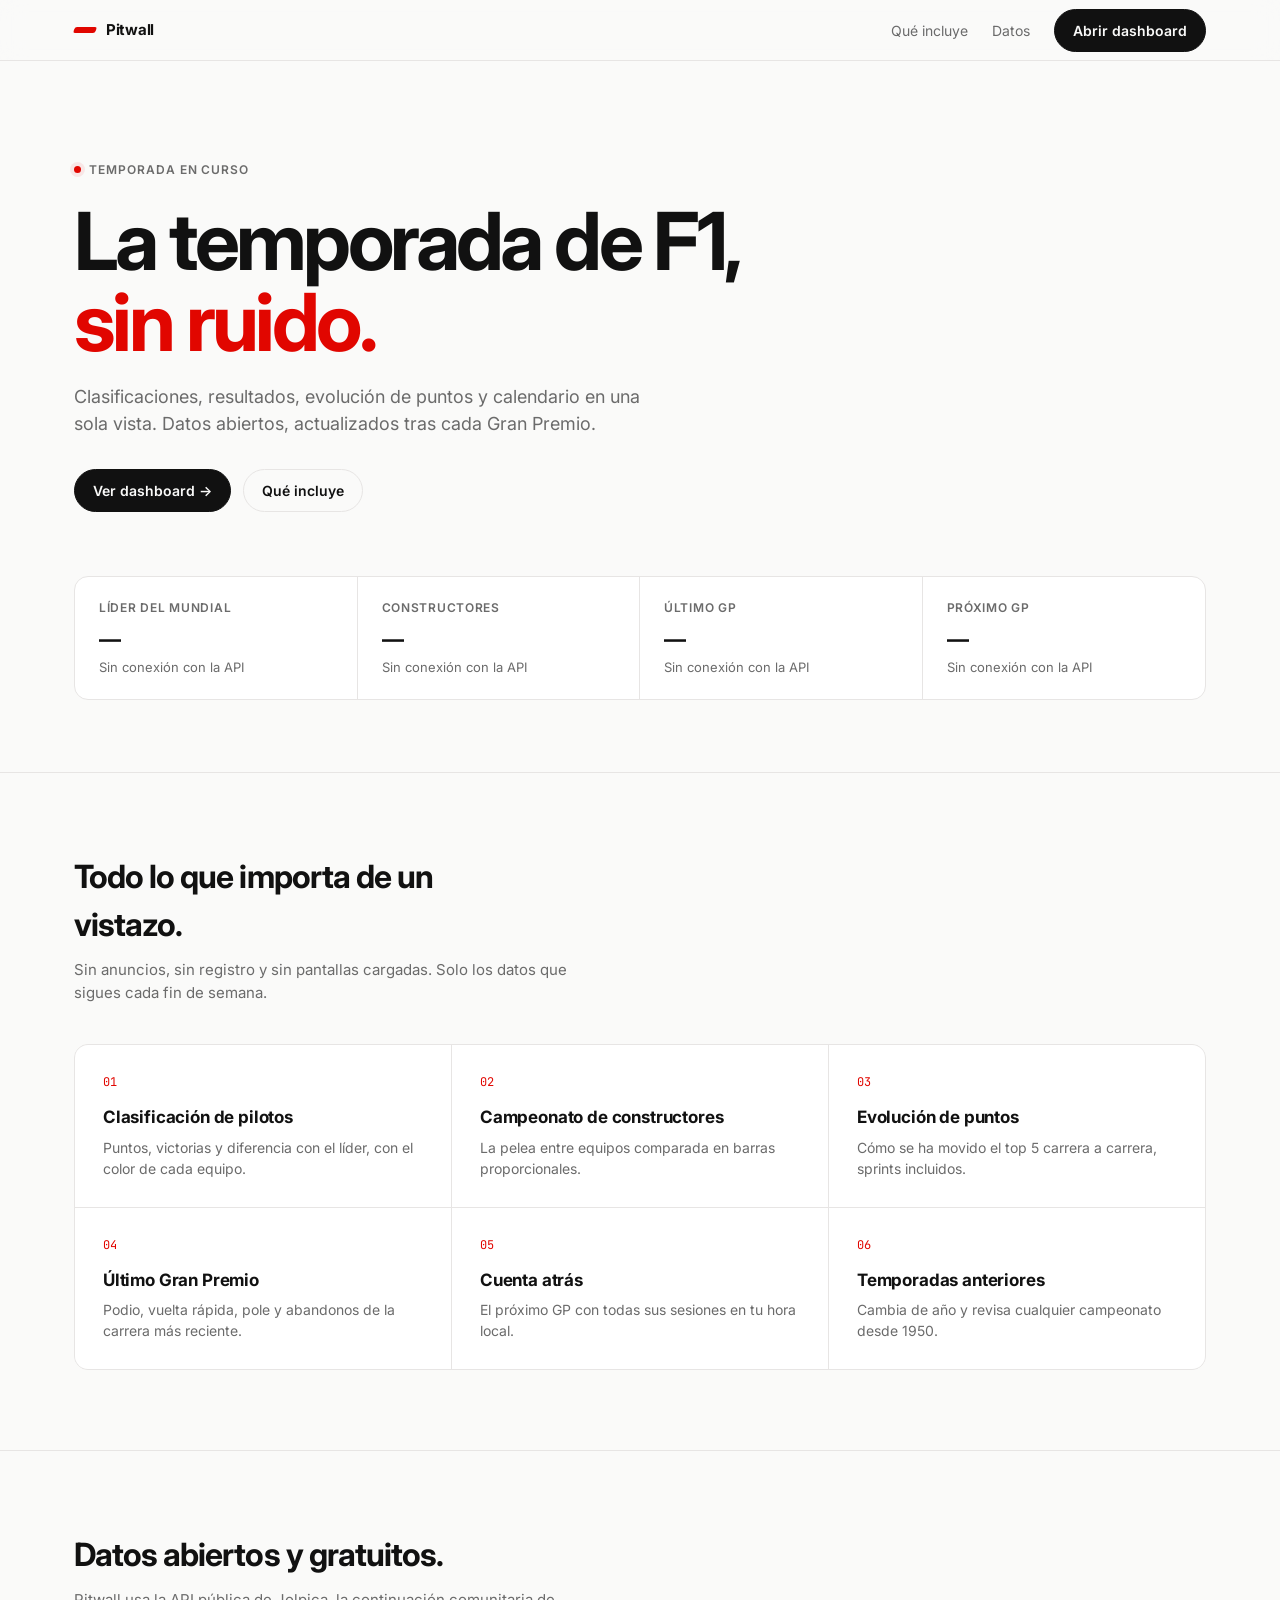
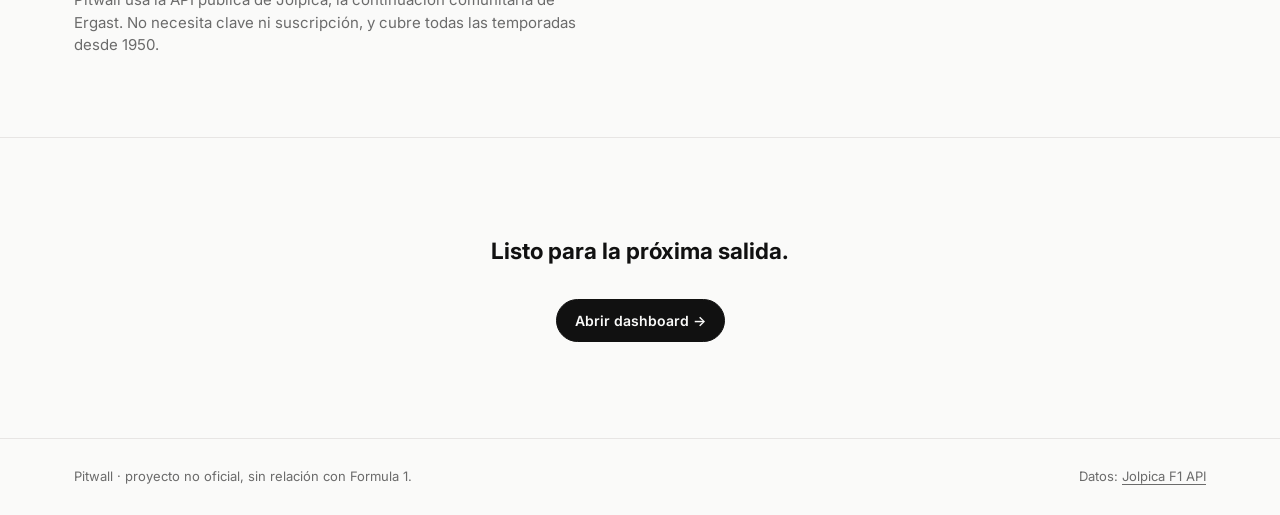
<file: index.html>
<!doctype html>
<html lang="es">
<head>
  <meta charset="utf-8" />
  <meta name="viewport" content="width=device-width, initial-scale=1" />
  <title>Pitwall · Dashboard de F1</title>
  <meta name="description" content="Clasificaciones, resultados y calendario de Fórmula 1 en un dashboard limpio, con datos abiertos." />
  <link rel="preconnect" href="https://fonts.googleapis.com" />
  <link rel="preconnect" href="https://fonts.gstatic.com" crossorigin />
  <link href="https://fonts.googleapis.com/css2?family=Inter:wght@400;500;600;700&family=JetBrains+Mono:wght@500;600&display=swap" rel="stylesheet" />
  <link rel="stylesheet" href="css/styles.css" />
</head>
<body>
  <nav class="nav">
    <div class="wrap">
      <a href="index.html" class="brand"><span class="brand-mark"></span>Pitwall</a>
      <div class="nav-links">
        <a href="#features">Qué incluye</a>
        <a href="#data">Datos</a>
        <a href="dashboard.html" class="btn btn-primary">Abrir dashboard</a>
      </div>
    </div>
  </nav>

  <header class="hero">
    <div class="wrap">
      <span class="eyebrow"><span class="dot"></span><span id="season-tag">Temporada en curso</span></span>
      <h1>La temporada de F1, <em>sin ruido.</em></h1>
      <p class="lead">Clasificaciones, resultados, evolución de puntos y calendario en una sola vista. Datos abiertos, actualizados tras cada Gran Premio.</p>
      <div class="hero-cta">
        <a href="dashboard.html" class="btn btn-primary">Ver dashboard →</a>
        <a href="#features" class="btn">Qué incluye</a>
      </div>

      <div class="preview" aria-live="polite">
        <div>
          <div class="label">Líder del mundial</div>
          <div class="value skeleton" id="p-leader">Cargando</div>
          <div class="sub" id="p-leader-sub">&nbsp;</div>
        </div>
        <div>
          <div class="label">Constructores</div>
          <div class="value skeleton" id="p-team">Cargando</div>
          <div class="sub" id="p-team-sub">&nbsp;</div>
        </div>
        <div>
          <div class="label">Último GP</div>
          <div class="value skeleton" id="p-last">Cargando</div>
          <div class="sub" id="p-last-sub">&nbsp;</div>
        </div>
        <div>
          <div class="label">Próximo GP</div>
          <div class="value skeleton" id="p-next">Cargando</div>
          <div class="sub" id="p-next-sub">&nbsp;</div>
        </div>
      </div>
    </div>
  </header>

  <section class="section" id="features">
    <div class="wrap">
      <h2>Todo lo que importa de un vistazo.</h2>
      <p class="intro">Sin anuncios, sin registro y sin pantallas cargadas. Solo los datos que sigues cada fin de semana.</p>
      <div class="features">
        <div class="feature"><div class="num">01</div><h3>Clasificación de pilotos</h3><p>Puntos, victorias y diferencia con el líder, con el color de cada equipo.</p></div>
        <div class="feature"><div class="num">02</div><h3>Campeonato de constructores</h3><p>La pelea entre equipos comparada en barras proporcionales.</p></div>
        <div class="feature"><div class="num">03</div><h3>Evolución de puntos</h3><p>Cómo se ha movido el top 5 carrera a carrera, sprints incluidos.</p></div>
        <div class="feature"><div class="num">04</div><h3>Último Gran Premio</h3><p>Podio, vuelta rápida, pole y abandonos de la carrera más reciente.</p></div>
        <div class="feature"><div class="num">05</div><h3>Cuenta atrás</h3><p>El próximo GP con todas sus sesiones en tu hora local.</p></div>
        <div class="feature"><div class="num">06</div><h3>Temporadas anteriores</h3><p>Cambia de año y revisa cualquier campeonato desde 1950.</p></div>
      </div>
    </div>
  </section>

  <section class="section" id="data">
    <div class="wrap">
      <h2>Datos abiertos y gratuitos.</h2>
      <p class="intro">Pitwall usa la API pública de Jolpica, la continuación comunitaria de Ergast. No necesita clave ni suscripción, y cubre todas las temporadas desde 1950.</p>
    </div>
  </section>

  <section class="cta-band">
    <div class="wrap">
      <h2>Listo para la próxima salida.</h2>
      <div class="hero-cta"><a href="dashboard.html" class="btn btn-primary">Abrir dashboard →</a></div>
    </div>
  </section>

  <footer>
    <div class="wrap">
      <span>Pitwall · proyecto no oficial, sin relación con Formula 1.</span>
      <span>Datos: <a href="https://github.com/jolpica/jolpica-f1" target="_blank" rel="noopener">Jolpica F1 API</a></span>
    </div>
  </footer>

  <script src="js/api.js"></script>
  <script>
    (async () => {
      const set = (id, text, sub) => {
        const el = document.getElementById(id);
        el.textContent = text;
        el.classList.remove("skeleton");
        if (sub !== undefined) document.getElementById(id + "-sub").textContent = sub;
      };
      try {
        const [drivers, teams, races, last] = await Promise.all([
          F1.driverStandings("current"),
          F1.constructorStandings("current"),
          F1.schedule("current"),
          F1.lastResults("current"),
        ]);
        document.getElementById("season-tag").textContent = `Temporada ${drivers.season} · tras ronda ${drivers.round}`;
        const d = drivers.DriverStandings[0];
        set("p-leader", d.Driver.familyName, `${d.points} pts · ${d.wins} victorias`);
        const t = teams.ConstructorStandings[0];
        set("p-team", t.Constructor.name, `${t.points} pts`);
        const w = last.Results[0];
        set("p-last", last.raceName.replace("Grand Prix", "GP"), `Ganó ${w.Driver.familyName}`);
        const next = nextRace(races);
        if (next) set("p-next", next.raceName.replace("Grand Prix", "GP"), fmtDate(raceDate(next), { day: "numeric", month: "long" }));
        else set("p-next", "Temporada cerrada", "Hasta el próximo año");
      } catch (e) {
        ["p-leader", "p-team", "p-last", "p-next"].forEach((id) => set(id, "—", "Sin conexión con la API"));
      }
    })();
  </script>
</body>
</html>
</file>
<file: css/styles.css>
:root {
  --bg: #fafaf9;
  --surface: #ffffff;
  --text: #111111;
  --muted: #6b6b6b;
  --faint: #a3a3a3;
  --line: #e7e5e4;
  --line-soft: #f1f0ee;
  --accent: #e10600;
  --accent-soft: rgba(225, 6, 0, 0.08);
  --radius: 14px;
  --font: "Inter", system-ui, -apple-system, sans-serif;
  --mono: "JetBrains Mono", ui-monospace, monospace;
}

@media (prefers-color-scheme: dark) {
  :root {
    --bg: #0b0b0c;
    --surface: #131315;
    --text: #f4f4f5;
    --muted: #9b9ba1;
    --faint: #5c5c63;
    --line: #232327;
    --line-soft: #1a1a1d;
    --accent: #ff3b30;
    --accent-soft: rgba(255, 59, 48, 0.12);
  }
}

* { box-sizing: border-box; margin: 0; padding: 0; }

html { -webkit-text-size-adjust: 100%; }

body {
  background: var(--bg);
  color: var(--text);
  font-family: var(--font);
  font-size: 15px;
  line-height: 1.5;
  -webkit-font-smoothing: antialiased;
}

a { color: inherit; text-decoration: none; }

.wrap { max-width: 1180px; margin: 0 auto; padding: 0 24px; }

.mono { font-family: var(--mono); font-feature-settings: "tnum"; }
.muted { color: var(--muted); }

/* ---------- Nav ---------- */
.nav {
  position: sticky; top: 0; z-index: 10;
  background: color-mix(in srgb, var(--bg) 85%, transparent);
  backdrop-filter: saturate(180%) blur(12px);
  border-bottom: 1px solid var(--line);
}
.nav .wrap { display: flex; align-items: center; justify-content: space-between; height: 60px; }
.brand { display: flex; align-items: center; gap: 10px; font-weight: 700; letter-spacing: -0.02em; }
.brand-mark { width: 22px; height: 6px; background: var(--accent); border-radius: 2px; transform: skewX(-20deg); }
.nav-links { display: flex; gap: 24px; align-items: center; font-size: 14px; color: var(--muted); }
.nav-links a:hover { color: var(--text); }

.btn {
  display: inline-flex; align-items: center; gap: 8px;
  padding: 10px 18px; border-radius: 999px;
  font-size: 14px; font-weight: 600;
  border: 1px solid var(--line);
  transition: transform .15s ease, background .15s ease, border-color .15s ease;
}
.btn:hover { transform: translateY(-1px); border-color: var(--faint); }
.btn-primary { background: var(--text); color: var(--bg); border-color: var(--text); }
.btn-primary:hover { border-color: var(--text); }

/* ---------- Landing ---------- */
.hero { padding: 96px 0 72px; }
.eyebrow {
  display: inline-flex; align-items: center; gap: 8px;
  font-size: 12px; font-weight: 600; letter-spacing: .08em; text-transform: uppercase;
  color: var(--muted);
}
.dot { width: 7px; height: 7px; border-radius: 50%; background: var(--accent); box-shadow: 0 0 0 4px var(--accent-soft); }
.hero h1 {
  font-size: clamp(40px, 7vw, 80px);
  line-height: 1.02; letter-spacing: -0.045em; font-weight: 700;
  margin: 20px 0 20px; max-width: 14ch;
}
.hero h1 em { font-style: normal; color: var(--accent); }
.hero p.lead { font-size: 18px; color: var(--muted); max-width: 52ch; }
.hero-cta { display: flex; gap: 12px; margin-top: 32px; flex-wrap: wrap; }

.preview {
  margin-top: 64px;
  display: grid; grid-template-columns: repeat(4, 1fr);
  border: 1px solid var(--line); border-radius: var(--radius);
  background: var(--surface); overflow: hidden;
}
.preview > div { padding: 22px 24px; border-right: 1px solid var(--line); min-width: 0; }
.preview > div:last-child { border-right: 0; }

.label { font-size: 12px; color: var(--muted); text-transform: uppercase; letter-spacing: .06em; font-weight: 600; }
.value { font-size: 22px; font-weight: 700; letter-spacing: -0.02em; margin-top: 6px; white-space: nowrap; overflow: hidden; text-overflow: ellipsis; }
.sub { font-size: 13px; color: var(--muted); margin-top: 2px; white-space: nowrap; overflow: hidden; text-overflow: ellipsis; }

.section { padding: 80px 0; border-top: 1px solid var(--line); }
.section h2 { font-size: 32px; letter-spacing: -0.03em; font-weight: 700; max-width: 22ch; }
.section .intro { color: var(--muted); margin-top: 10px; max-width: 56ch; }

.features { display: grid; grid-template-columns: repeat(3, 1fr); gap: 1px; background: var(--line); border: 1px solid var(--line); border-radius: var(--radius); overflow: hidden; margin-top: 40px; }
.feature { background: var(--surface); padding: 28px; }
.feature .num { font-family: var(--mono); font-size: 12px; color: var(--accent); }
.feature h3 { font-size: 17px; margin: 14px 0 6px; letter-spacing: -0.01em; }
.feature p { color: var(--muted); font-size: 14px; }

.cta-band { text-align: center; padding: 96px 0; border-top: 1px solid var(--line); }
.cta-band h2 { margin: 0 auto; }
.cta-band .hero-cta { justify-content: center; }

footer { border-top: 1px solid var(--line); padding: 28px 0; font-size: 13px; color: var(--muted); }
footer .wrap { display: flex; justify-content: space-between; gap: 16px; flex-wrap: wrap; }
footer a { text-decoration: underline; text-underline-offset: 3px; }

/* ---------- Dashboard ---------- */
.dash-head { padding: 40px 0 24px; display: flex; justify-content: space-between; align-items: flex-end; gap: 16px; flex-wrap: wrap; }
.dash-head h1 { font-size: 34px; letter-spacing: -0.035em; font-weight: 700; }
.season-select {
  font: inherit; font-size: 14px; font-weight: 600;
  background: var(--surface); color: var(--text);
  border: 1px solid var(--line); border-radius: 999px; padding: 8px 14px; cursor: pointer;
}

.grid { display: grid; grid-template-columns: repeat(12, 1fr); gap: 16px; padding-bottom: 64px; }
.card {
  background: var(--surface); border: 1px solid var(--line); border-radius: var(--radius);
  padding: 22px; min-width: 0;
}
.card-head { display: flex; justify-content: space-between; align-items: baseline; margin-bottom: 16px; gap: 12px; }
.card-head h2 { font-size: 15px; font-weight: 600; letter-spacing: -0.01em; }
.card-head .meta { font-size: 12px; color: var(--muted); }

.span-3 { grid-column: span 3; }
.span-4 { grid-column: span 4; }
.span-5 { grid-column: span 5; }
.span-6 { grid-column: span 6; }
.span-7 { grid-column: span 7; }
.span-8 { grid-column: span 8; }
.span-12 { grid-column: span 12; }

.kpi .value { font-size: 26px; }
.kpi .bar-accent { width: 18px; height: 3px; border-radius: 2px; margin-bottom: 14px; background: var(--accent); }

/* Next race */
.countdown { display: flex; gap: 20px; margin: 4px 0 20px; }
.countdown div { text-align: left; }
.countdown .n { font-family: var(--mono); font-size: 34px; font-weight: 600; letter-spacing: -0.04em; line-height: 1; }
.countdown .u { font-size: 11px; color: var(--muted); text-transform: uppercase; letter-spacing: .08em; margin-top: 6px; }
.sessions { list-style: none; border-top: 1px solid var(--line); }
.sessions li { display: flex; justify-content: space-between; padding: 9px 0; border-bottom: 1px solid var(--line-soft); font-size: 14px; }
.sessions li span:last-child { color: var(--muted); font-family: var(--mono); font-size: 13px; }
.sessions li.race span:first-child { font-weight: 600; }

/* Tables */
table { width: 100%; border-collapse: collapse; font-size: 14px; }
th { text-align: left; font-size: 11px; font-weight: 600; color: var(--muted); text-transform: uppercase; letter-spacing: .06em; padding: 0 8px 10px; border-bottom: 1px solid var(--line); }
td { padding: 10px 8px; border-bottom: 1px solid var(--line-soft); vertical-align: middle; }
tr:last-child td { border-bottom: 0; }
td.pos { width: 36px; color: var(--muted); font-family: var(--mono); font-size: 13px; }
td.num, th.num { text-align: right; font-family: var(--mono); font-feature-settings: "tnum"; }
.driver { display: flex; align-items: center; gap: 10px; min-width: 0; }
.team-bar { width: 3px; height: 18px; border-radius: 2px; flex: none; }
.driver b { font-weight: 600; }
.driver .team { color: var(--muted); font-size: 12px; }
.table-scroll { max-height: 520px; overflow-y: auto; margin: 0 -8px; padding: 0 8px; }
.table-scroll thead th { position: sticky; top: 0; background: var(--surface); }

/* Constructor bars */
.bars { display: flex; flex-direction: column; gap: 12px; }
.bar-row { display: grid; grid-template-columns: 110px 1fr 44px; align-items: center; gap: 12px; font-size: 13px; }
.bar-row .name { white-space: nowrap; overflow: hidden; text-overflow: ellipsis; font-weight: 500; }
.bar-track { height: 8px; background: var(--line-soft); border-radius: 4px; overflow: hidden; }
.bar-fill { height: 100%; border-radius: 4px; transition: width .8s cubic-bezier(.2,.8,.2,1); }
.bar-row .pts { text-align: right; font-family: var(--mono); color: var(--muted); }

/* Podium */
.podium { display: grid; grid-template-columns: repeat(3, 1fr); gap: 10px; margin-bottom: 18px; }
.podium > div { border: 1px solid var(--line); border-radius: 10px; padding: 14px; min-width: 0; }
.podium .p { font-family: var(--mono); font-size: 12px; color: var(--muted); }
.podium .nm { font-weight: 700; font-size: 16px; margin-top: 6px; letter-spacing: -0.01em; }
.podium .tm { font-size: 12px; color: var(--muted); white-space: nowrap; overflow: hidden; text-overflow: ellipsis; }
.podium > div:first-child { border-color: var(--accent); background: var(--accent-soft); }

.chips { display: flex; gap: 8px; flex-wrap: wrap; }
.chip { font-size: 12px; padding: 4px 10px; border-radius: 999px; border: 1px solid var(--line); color: var(--muted); }
.chip b { color: var(--text); font-weight: 600; }

/* Chart */
.chart-box { position: relative; height: 320px; }
.legend { display: flex; gap: 16px; flex-wrap: wrap; margin-top: 14px; font-size: 13px; }
.legend span { display: inline-flex; align-items: center; gap: 6px; }
.legend i { width: 10px; height: 3px; border-radius: 2px; display: inline-block; }

/* Calendar */
.calendar { display: grid; grid-template-columns: repeat(auto-fill, minmax(200px, 1fr)); gap: 10px; }
.round { border: 1px solid var(--line); border-radius: 10px; padding: 14px; font-size: 13px; position: relative; }
.round .r { font-family: var(--mono); font-size: 11px; color: var(--muted); display: flex; justify-content: space-between; }
.round .gp { font-weight: 600; margin-top: 6px; font-size: 14px; letter-spacing: -0.01em; }
.round .w { color: var(--muted); margin-top: 4px; white-space: nowrap; overflow: hidden; text-overflow: ellipsis; }
.round.done { opacity: .62; }
.round.next { border-color: var(--accent); box-shadow: 0 0 0 3px var(--accent-soft); opacity: 1; }
.round.next .r span:last-child { color: var(--accent); font-weight: 600; }

/* States */
.skeleton { background: linear-gradient(90deg, var(--line-soft), var(--line), var(--line-soft)); background-size: 200% 100%; animation: shimmer 1.4s infinite; border-radius: 6px; color: transparent !important; }
@keyframes shimmer { to { background-position: -200% 0; } }
.error { padding: 16px; border: 1px solid var(--accent); border-radius: 10px; color: var(--accent); background: var(--accent-soft); font-size: 14px; margin-bottom: 16px; }
.empty { color: var(--muted); font-size: 14px; padding: 12px 0; }

.fade-in { animation: fade .5s ease both; }
@keyframes fade { from { opacity: 0; transform: translateY(6px); } }

/* ---------- Responsive ---------- */
@media (max-width: 980px) {
  .span-3 { grid-column: span 6; }
  .span-4, .span-5, .span-6, .span-7, .span-8 { grid-column: span 12; }
  .preview { grid-template-columns: repeat(2, 1fr); }
  .preview > div:nth-child(2) { border-right: 0; }
  .preview > div:nth-child(-n+2) { border-bottom: 1px solid var(--line); }
  .features { grid-template-columns: 1fr; }
}
@media (max-width: 600px) {
  .wrap { padding: 0 16px; }
  .span-3 { grid-column: span 12; }
  .hero { padding: 64px 0 48px; }
  .nav-links a:not(.btn) { display: none; }
  .preview { grid-template-columns: 1fr; }
  .preview > div { border-right: 0; border-bottom: 1px solid var(--line); }
  .preview > div:last-child { border-bottom: 0; }
  .podium { grid-template-columns: 1fr; }
  .bar-row { grid-template-columns: 84px 1fr 40px; }
  .countdown .n { font-size: 28px; }
  .hide-sm { display: none; }
}
</file>
